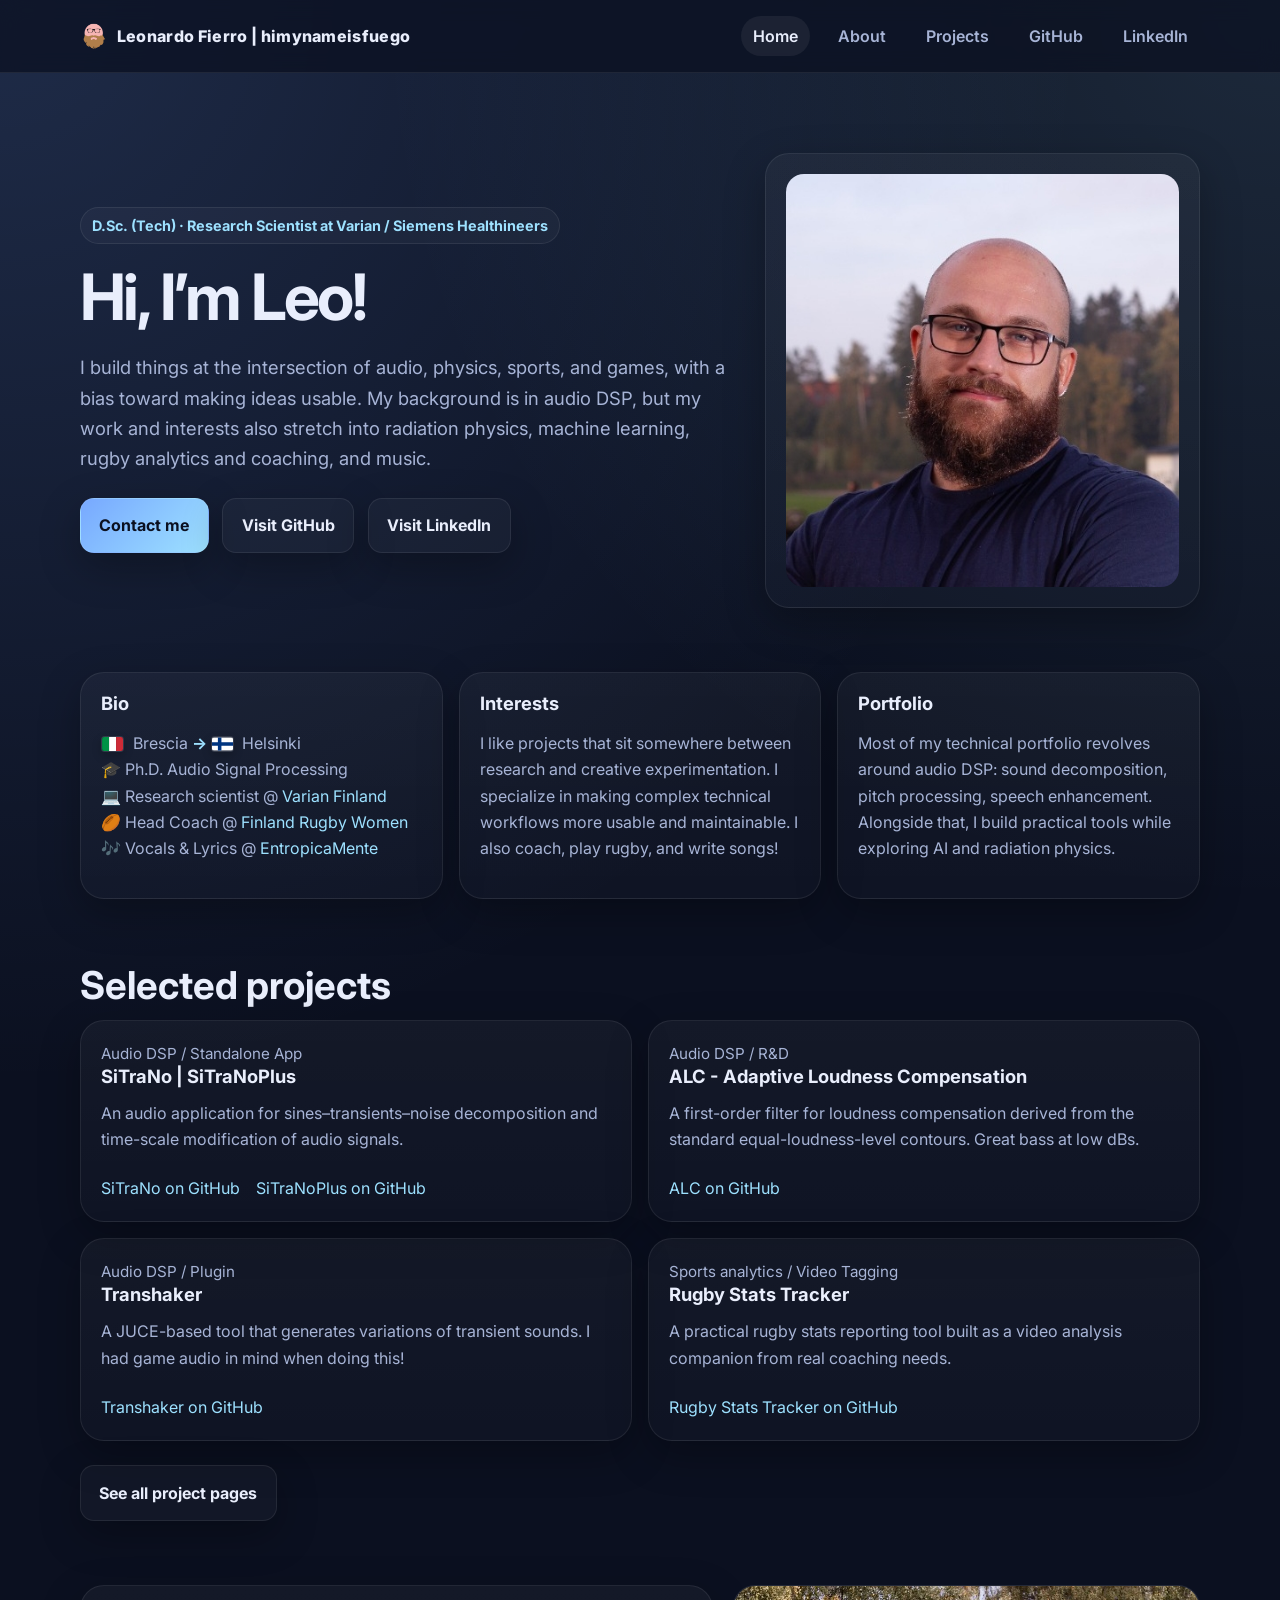
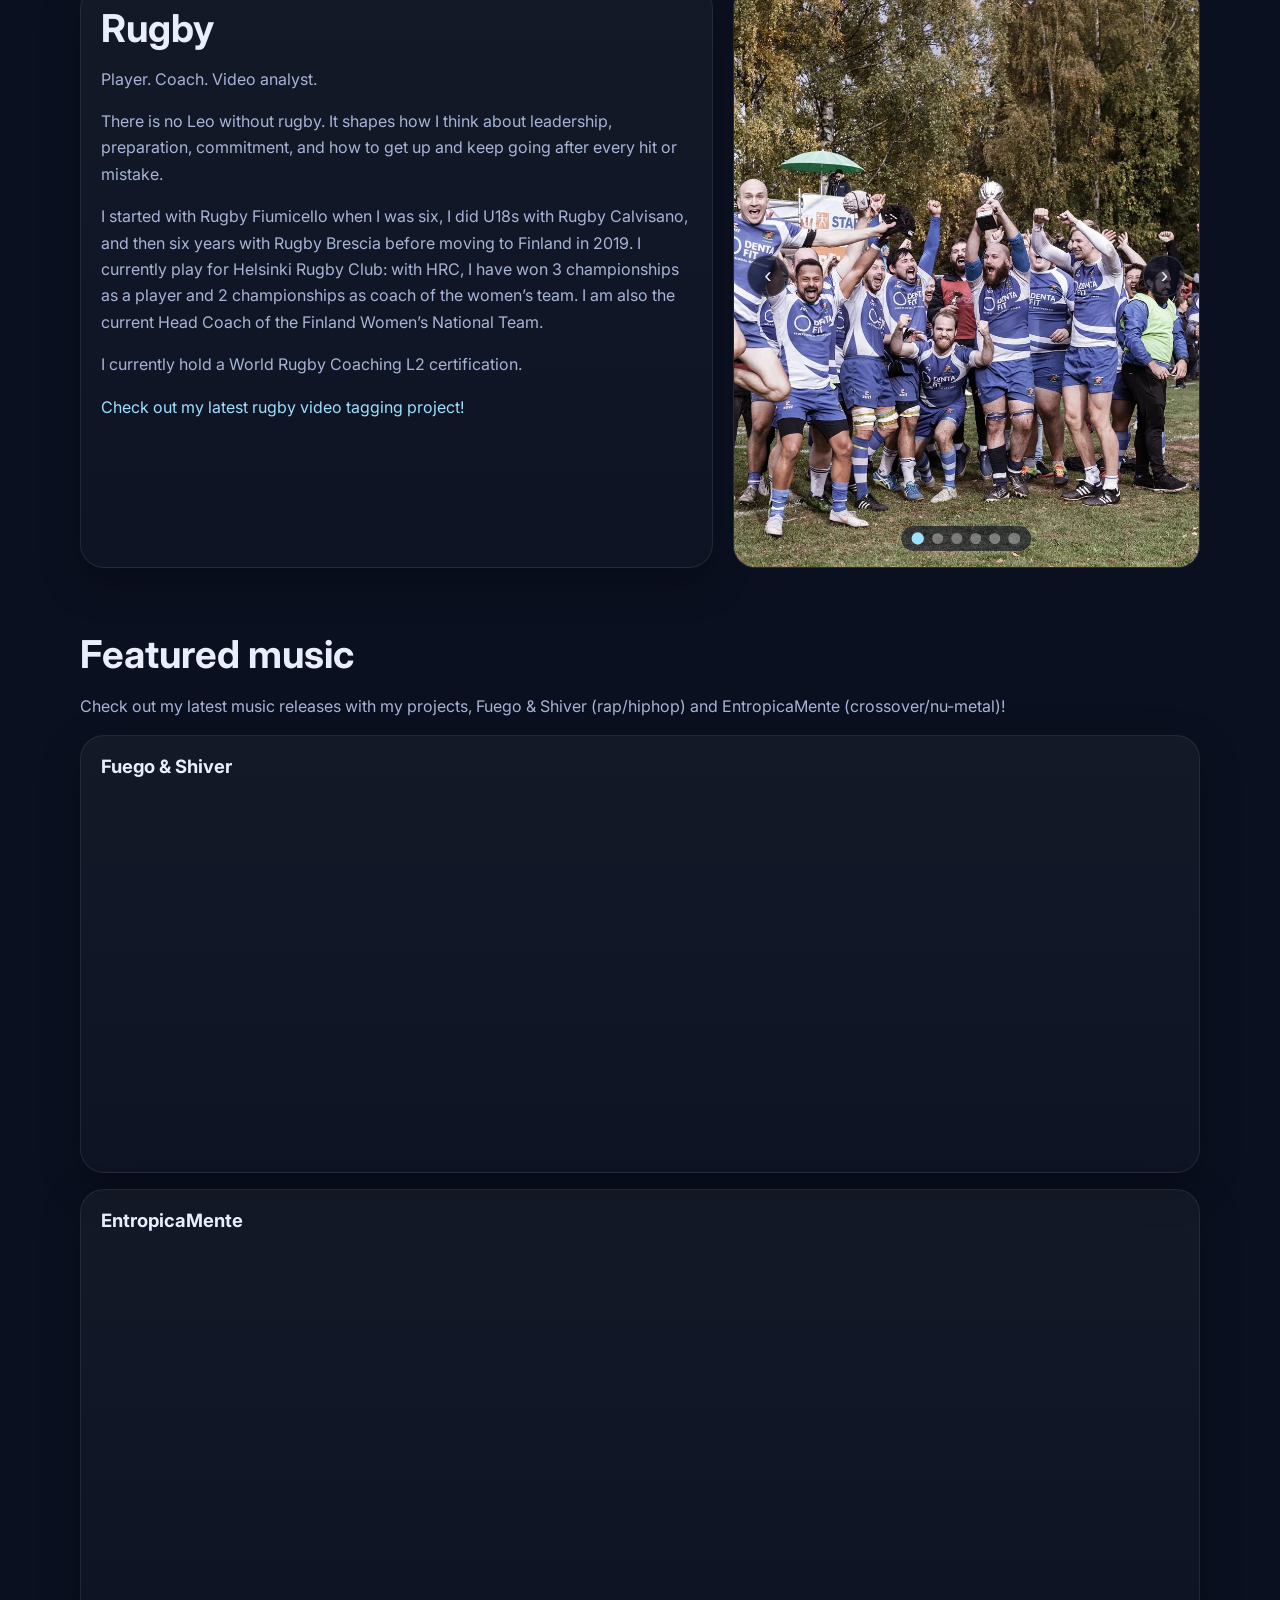
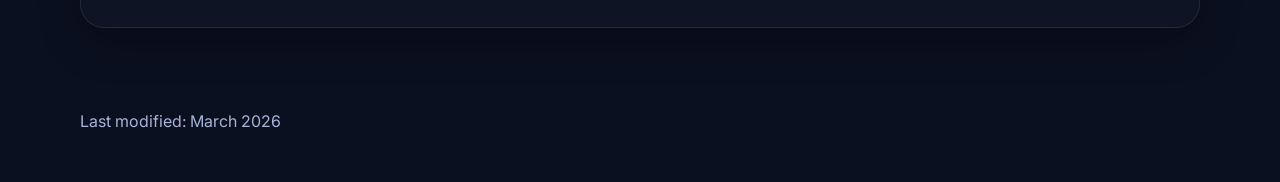
<file: index.html>
<!DOCTYPE html>
<html lang="en">
<head>
  <meta charset="UTF-8" />
  <meta name="viewport" content="width=device-width, initial-scale=1.0" />
  <title>Leonardo Fierro | Home</title>
  <meta name="description" content="Portfolio site for Leonardo Fierro, featuring audio DSP, software tools, music, rugby, ML, and side projects." />
  <link rel="preconnect" href="https://fonts.googleapis.com">
  <link rel="preconnect" href="https://fonts.gstatic.com" crossorigin>
  <link href="https://fonts.googleapis.com/css2?family=Inter:wght@400;500;600;700;800&display=swap" rel="stylesheet">
  <link rel="stylesheet" href="style.css?v=20260321-1" />
  <style>
    .brand{display:inline-flex;align-items:center;gap:.55rem;text-decoration:none;}
    .brand-icon{width:28px;height:28px;object-fit:contain;display:block;}
  </style>
</head>
<body>

<header class="site-header">
  <div class="container nav">
    <a class="brand" href="index.html">
      <img src="assets/Leo_Icon.png" alt="Leo icon" class="brand-icon" />
      <span>Leonardo Fierro | himynameisfuego</span>
    </a>
    <nav class="nav-links">
      <a class="active" href="index.html">Home</a>
      <a href="about.html">About</a>
      <a href="projects.html">Projects</a>
      <a href="https://github.com/himynameisfuego">GitHub</a>
      <a href="https://www.linkedin.com/in/leonardo-fierro">LinkedIn</a>
    </nav>
  </div>
</header>

<main>
  <section class="hero">
    <div class="container hero-grid hero-grid-profile">
      <div>
        <span class="kicker">D.Sc. (Tech) · Research Scientist at Varian / Siemens Healthineers </span>
        <p>   </p>
        <h1>Hi, I’m Leo!</h1>
        <p class="lead">I build things at the intersection of audio, physics, sports, and games, with a bias toward making ideas usable. My background is in audio DSP, but my work and interests also stretch into radiation physics, machine learning, rugby analytics and coaching, and music.</p>
        <div class="actions">
          <a class="button primary" href="mailto:lrd.fierro@gmail.com">Contact me</a>
          <a class="button secondary" href="https://github.com/himynameisfuego">Visit GitHub</a>
          <a class="button secondary" href="https://www.linkedin.com/in/leonardo-fierro">Visit LinkedIn</a>
        </div>
      </div>

      <aside class="card photo-card">
        <div class="photo-placeholder">
          <img src="assets/Leo_Portrait.jpeg" alt="Portrait" class="profile-photo" />
        </div>
      </aside>
    </div>
  </section>

  <section class="section">
    <div class="container grid-3">
      <article class="card">
        <h3>Bio</h3>
        <p><span class="flag-badge" aria-label="Italy">
          <svg viewBox="0 0 3 2" role="img" aria-hidden="true">
            <rect width="1" height="2" x="0" fill="#009246"></rect>
            <rect width="1" height="2" x="1" fill="#ffffff"></rect>
            <rect width="1" height="2" x="2" fill="#ce2b37"></rect>
          </svg>
        </span> Brescia <span class="bio-arrow" aria-hidden="true">→</span> <span class="flag-badge" aria-label="Finland">
          <svg viewBox="0 0 18 11" role="img" aria-hidden="true">
            <rect width="18" height="11" fill="#ffffff"></rect>
            <rect x="5" width="3" height="11" fill="#003580"></rect>
            <rect y="4" width="18" height="3" fill="#003580"></rect>
          </svg>
        </span> Helsinki<br>
        🎓 Ph.D. Audio Signal Processing<br>
        💻 Research scientist @ <a href="https://instagram.com/varian_finland">Varian Finland</a><br>
        🏉 Head Coach @ <a href="https://instagram.com/finrugby15s">Finland Rugby Women</a><br>
        🎶 Vocals & Lyrics @ <a href="https://instagram.com/entropicamentegang">EntropicaMente</a></p>
      </article>
      <article class="card">
        <h3>Interests</h3>
        <p> I like projects that sit somewhere between research and creative experimentation. I specialize in making complex technical workflows more usable and maintainable. I also coach, play rugby, and write songs!</p>
      </article>
      <article class="card">
        <h3>Portfolio</h3>
        <p>Most of my technical portfolio revolves around audio DSP: sound decomposition, pitch processing, speech enhancement. Alongside that, I build practical tools while exploring AI and radiation physics. </p>
      </article>
    </div>
  </section>

 <section class="section">
    <div class="container">
      <h2>Selected projects</h2>
      <div class="project-grid">
        <article class="card project-card">
          <div>
            <div class="small">Audio DSP / Standalone App</div>
            <h3>SiTraNo | SiTraNoPlus</h3>
            <p>An audio application for sines–transients–noise decomposition and time-scale modification of audio signals.</p>
          </div>
          <div class="footer-links">
            <a href="https://github.com/himynameisfuego/SiTraNo">SiTraNo on GitHub</a>
            <a href="https://github.com/himynameisfuego/SiTraNoPlus">SiTraNoPlus on GitHub</a>
          </div>
        </article>

        <article class="card project-card">
          <div>
            <div class="small">Audio DSP / R&D</div>
            <h3>ALC - Adaptive Loudness Compensation</h3>
            <p>A first-order filter for loudness compensation derived from the standard equal-loudness-level contours. Great bass at low dBs.</p>
          </div>
          <div class="footer-links">
            <a href="https://github.com/himynameisfuego/ALC">ALC on GitHub</a>
          </div>
        </article>
        <article class="card project-card">
          <div>
            <div class="small">Audio DSP / Plugin</div>
            <h3>Transhaker</h3>
            <p>A JUCE-based tool that generates variations of transient sounds. I had game audio in mind when doing this!</p>
          </div>
          <div class="footer-links">
            <a href="https://github.com/himynameisfuego/transhaker">Transhaker on GitHub</a>
          </div>
        </article>
        <article class="card project-card">
          <div>
            <div class="small">Sports analytics / Video Tagging</div>
            <h3>Rugby Stats Tracker</h3>
            <p>A practical rugby stats reporting tool built as a video analysis companion from real coaching needs.</p>
          </div>
          <div class="footer-links">
            <a href="https://github.com/himynameisfuego/rugbystatstracker">Rugby Stats Tracker on GitHub</a>
          </div>
        </article>
      </div>
      <div class="actions">
        <a class="button secondary" href="projects.html">See all project pages</a>
      </div>
    </div>
  </section>

  <section class="section">
    <div class="container two-col">
      <article class="card">
        <h2>Rugby</h2>
        <p>Player. Coach. Video analyst.</p>
        <p>There is no Leo without rugby. It shapes how I think about leadership, preparation, commitment, and how to get up and keep going after every hit or mistake. </p>
        <p>I started with Rugby Fiumicello when I was six, I did U18s with Rugby Calvisano, and then six years with Rugby Brescia before moving to Finland in 2019. I currently play for Helsinki Rugby Club: with HRC, I have won 3 championships as a player and 2 championships as coach of the women’s team. I am also the current Head Coach of the Finland Women’s National Team.</p>
        <p>I currently hold a World Rugby Coaching L2 certification.</p>
        <p><a href="https://github.com/himynameisfuego/rugbystatstracker">Check out my latest rugby video tagging project!</a></p>
      </article>
      <article class="slideshow-card">
        <div class="image-carousel" data-carousel aria-label="Rugby slideshow">
          <div class="carousel-viewport">
            <img class="carousel-slide is-active" src="assets/rugbycarousel/rugby_carousel_0.jpg" alt="Rugby photo 1" />
            <img class="carousel-slide" src="assets/rugbycarousel/rugby_carousel_1.jpg" alt="Rugby photo 2" />
            <img class="carousel-slide" src="assets/rugbycarousel/rugby_carousel_2.jpg" alt="Rugby photo 3" />
            <img class="carousel-slide" src="assets/rugbycarousel/rugby_carousel_3.jpg" alt="Rugby photo 4" />
            <img class="carousel-slide" src="assets/rugbycarousel/rugby_carousel_4.jpg" alt="Rugby photo 5" />
            <img class="carousel-slide" src="assets/rugbycarousel/rugby_carousel_5.jpg" alt="Rugby photo 6" />
          </div>
          <button class="carousel-button prev" type="button" aria-label="Previous slide">&#8249;</button>
          <button class="carousel-button next" type="button" aria-label="Next slide">&#8250;</button>
          <div class="carousel-dots" aria-label="Select slide">
            <button class="carousel-dot is-active" type="button" aria-label="Show slide 1"></button>
            <button class="carousel-dot" type="button" aria-label="Show slide 2"></button>
            <button class="carousel-dot" type="button" aria-label="Show slide 3"></button>
            <button class="carousel-dot" type="button" aria-label="Show slide 4"></button>
            <button class="carousel-dot" type="button" aria-label="Show slide 5"></button>
            <button class="carousel-dot" type="button" aria-label="Show slide 6"></button>
          </div>
        </div>
      </article>
    </div>
  </section>

  <section class="section">
    <div class="container">
      <h2>Featured music</h2>
      <p>Check out my latest music releases with my projects, Fuego &amp; Shiver (rap/hiphop) and EntropicaMente (crossover/nu-metal)!</p>
      <div class="music-grid">
        <article class="card music-card">
          <h3>Fuego &amp; Shiver</h3>
          <div class="music-split">
            <div class="embed-panel">
              <div class="embed-shell">
                <iframe width="100%" height="352" style="border-radius:12px" src="https://open.spotify.com/embed/artist/7glxHQGzn2ToQAzg8unOnQ?utm_source=generator" width="100%" height="352" frameBorder="0" allowfullscreen="" allow="autoplay; clipboard-write; encrypted-media; fullscreen; picture-in-picture" loading="lazy"></iframe>
              </div>
            </div>
            <div class="embed-panel">
              <iframe width="100%" height="352"src="https://www.youtube.com/embed/sMtLFFxiB2U?si=kuXKdVcHOmnSJysK" title="YouTube video player" frameborder="0" allow="accelerometer; autoplay; clipboard-write; encrypted-media; gyroscope; picture-in-picture; web-share" referrerpolicy="strict-origin-when-cross-origin" allowfullscreen></iframe>
            </div>
          </div>
        </article>

        <article class="card music-card">
          <h3>EntropicaMente</h3>
          <div class="music-split">
            <div class="embed-panel">
              <div class="embed-shell">
                <iframe style="border-radius:12px" src="https://open.spotify.com/embed/artist/7eSi8KsNZN5KmfMypbUKiH?utm_source=generator" width="100%" height="352" frameBorder="0" allowfullscreen="" allow="autoplay; clipboard-write; encrypted-media; fullscreen; picture-in-picture" loading="lazy"></iframe>
              </div>
            </div>
            <div class="embed-panel">
              <iframe width="100%" height="352" src="https://www.youtube.com/embed/uacn_IPbS1g?si=yPles4wyiIvfH2qT" title="YouTube video player" frameborder="0" allow="accelerometer; autoplay; clipboard-write; encrypted-media; gyroscope; picture-in-picture; web-share" referrerpolicy="strict-origin-when-cross-origin" allowfullscreen></iframe>
            </div>
          </div>
        </article>
      </div>
    </div>
  </section>

 
</main>

<footer>
  <div class="container">
    <div>Last modified: March 2026</div>
  </div>
</footer>
<script>
  document.querySelectorAll("[data-carousel]").forEach((carousel) => {
    const slides = Array.from(carousel.querySelectorAll(".carousel-slide"));
    const dots = Array.from(carousel.querySelectorAll(".carousel-dot"));
    const prevButton = carousel.querySelector(".carousel-button.prev");
    const nextButton = carousel.querySelector(".carousel-button.next");
    let activeIndex = 0;
    let intervalId;

    const setSlide = (index) => {
      activeIndex = (index + slides.length) % slides.length;

      slides.forEach((slide, slideIndex) => {
        slide.classList.toggle("is-active", slideIndex === activeIndex);
      });

      dots.forEach((dot, dotIndex) => {
        const isActive = dotIndex === activeIndex;
        dot.classList.toggle("is-active", isActive);
        dot.setAttribute("aria-current", isActive ? "true" : "false");
      });
    };

    const startAutoplay = () => {
      clearInterval(intervalId);
      intervalId = window.setInterval(() => {
        setSlide(activeIndex + 1);
      }, 4500);
    };

    prevButton?.addEventListener("click", () => {
      setSlide(activeIndex - 1);
      startAutoplay();
    });

    nextButton?.addEventListener("click", () => {
      setSlide(activeIndex + 1);
      startAutoplay();
    });

    dots.forEach((dot, dotIndex) => {
      dot.addEventListener("click", () => {
        setSlide(dotIndex);
        startAutoplay();
      });
    });

    carousel.addEventListener("mouseenter", () => clearInterval(intervalId));
    carousel.addEventListener("mouseleave", startAutoplay);
    carousel.addEventListener("focusin", () => clearInterval(intervalId));
    carousel.addEventListener("focusout", startAutoplay);

    setSlide(0);
    startAutoplay();
  });
</script>
</body>
</html>
</file>
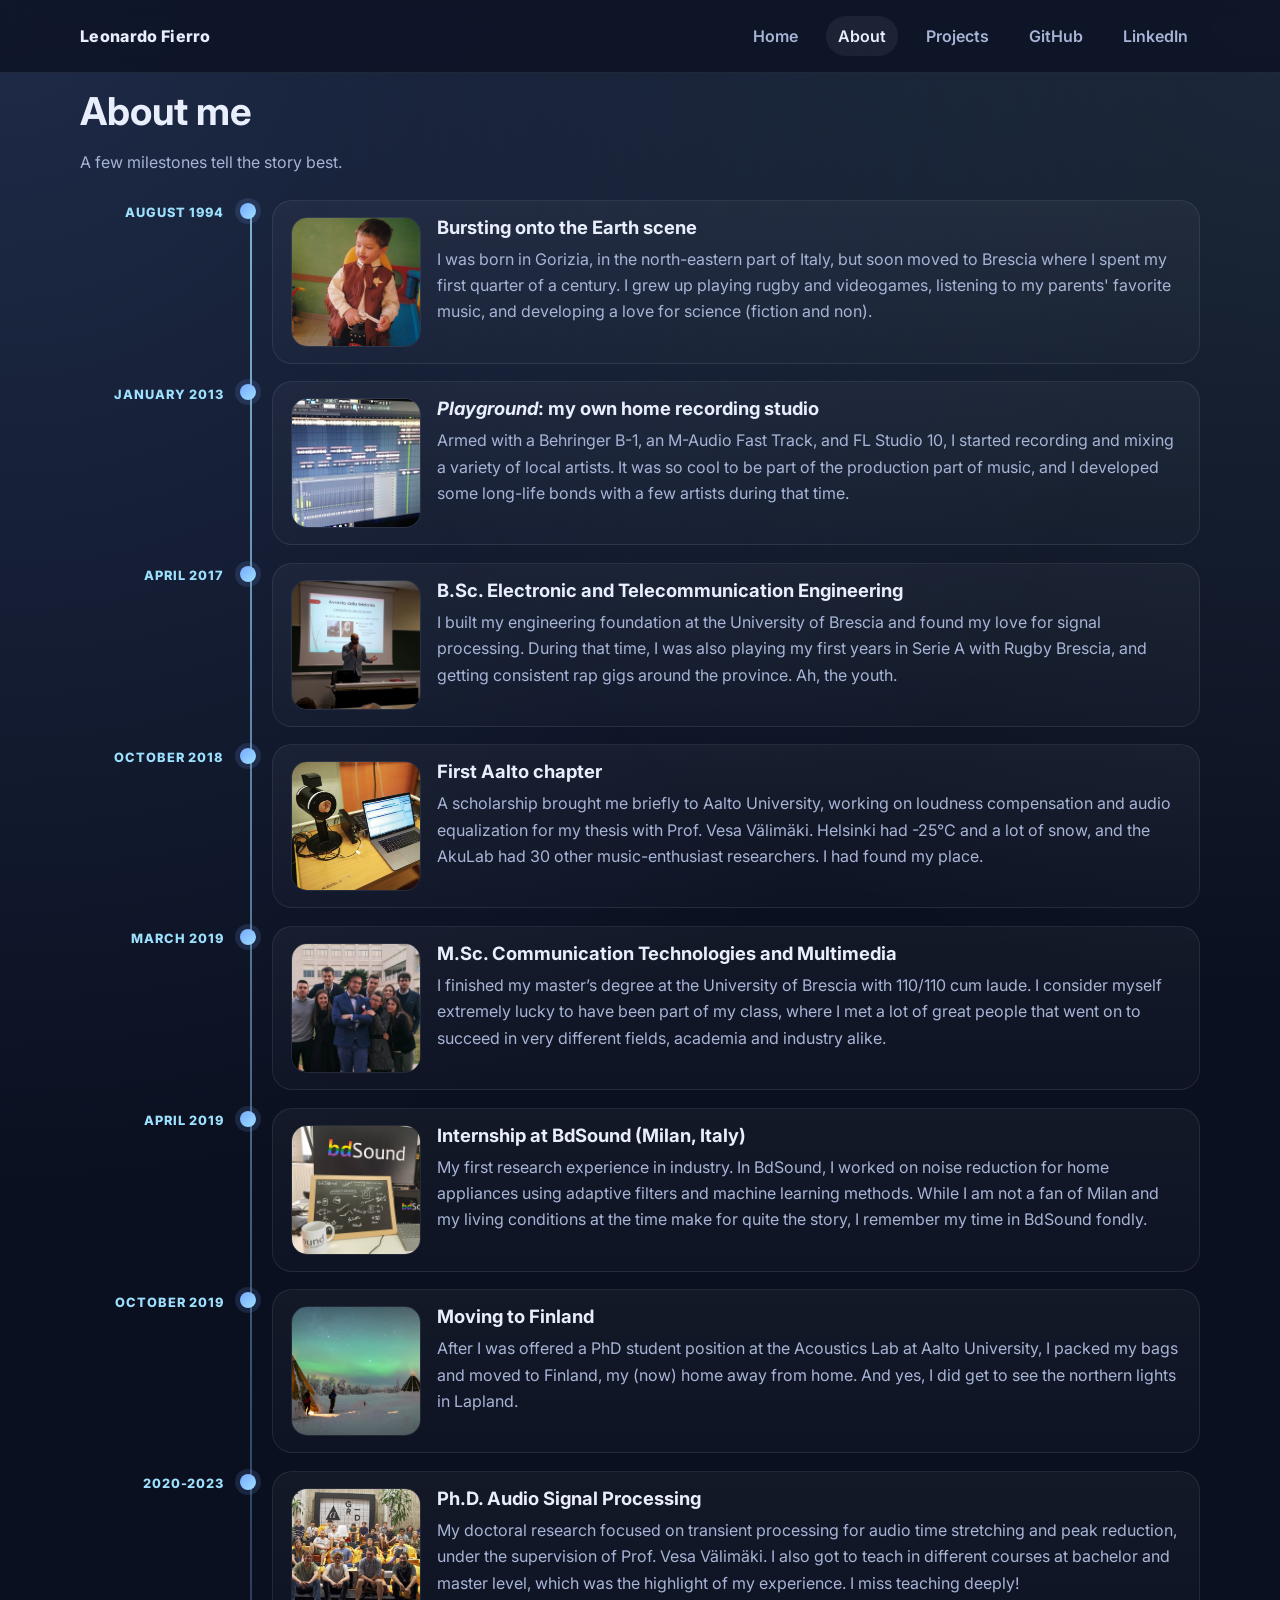
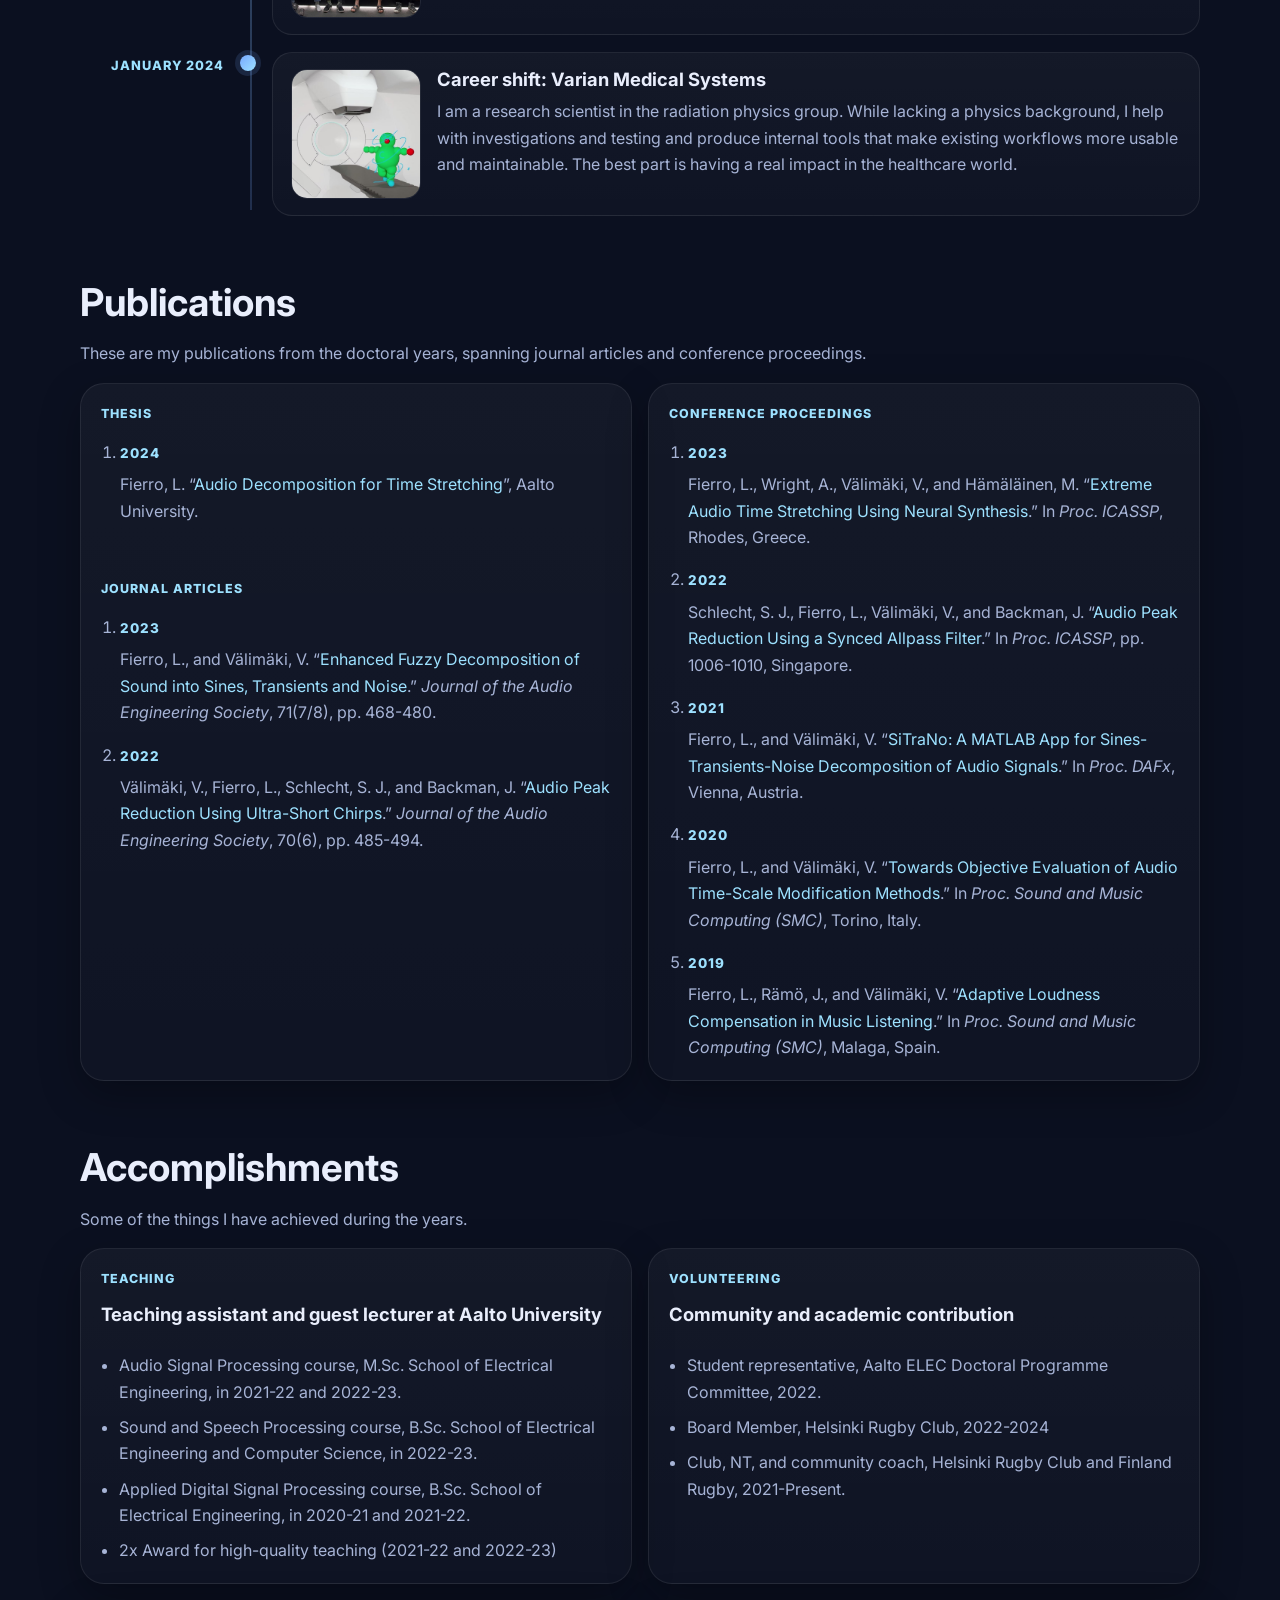
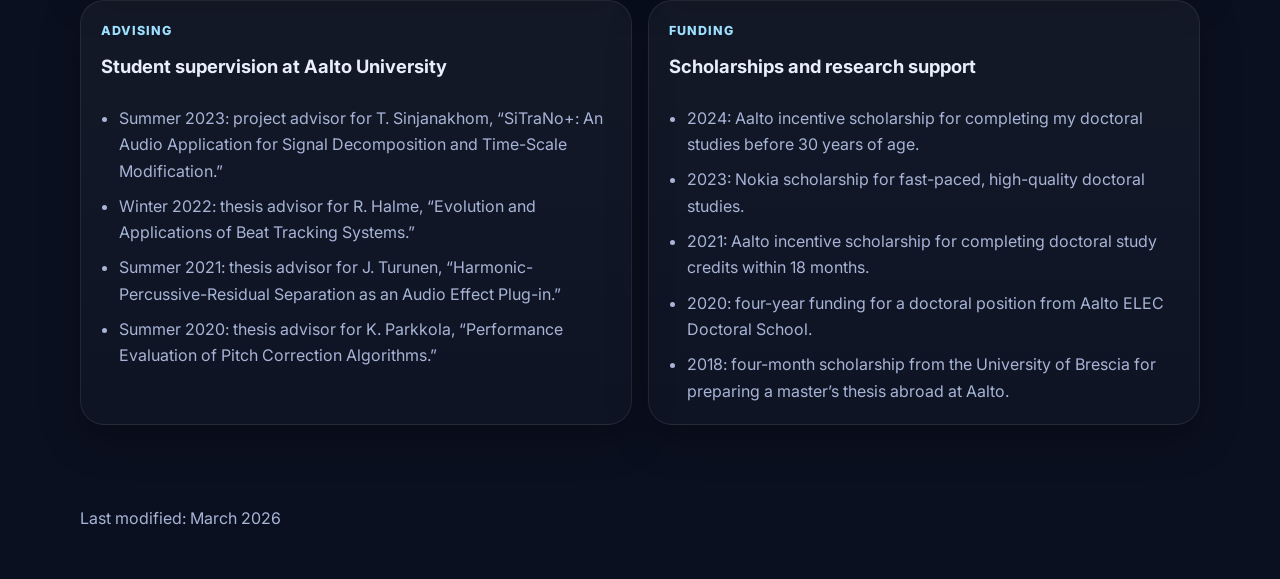
<file: about.html>
<!DOCTYPE html>
<html lang="en">
<head>
  <meta charset="UTF-8" />
  <meta name="viewport" content="width=device-width, initial-scale=1.0" />
  <title>Leonardo Fierro | About</title>
  <meta name="description" content="About Leonardo Fierro: audio DSP researcher, engineer, teacher, rugby coach, and musician." />
  <link rel="preconnect" href="https://fonts.googleapis.com">
  <link rel="preconnect" href="https://fonts.gstatic.com" crossorigin>
  <link href="https://fonts.googleapis.com/css2?family=Inter:wght@400;500;600;700;800&display=swap" rel="stylesheet">
  <link rel="stylesheet" href="style.css?v=20260321-1" />
</head>
<body>

<header class="site-header">
  <div class="container nav">
    <a class="brand" href="index.html">Leonardo Fierro</a>
    <nav class="nav-links">
      <a href="index.html">Home</a>
      <a class="active" href="about.html">About</a>
      <a href="projects.html">Projects</a>
      <a href="https://github.com/himynameisfuego">GitHub</a>
      <a href="https://www.linkedin.com/in/leonardo-fierro">LinkedIn</a>
    </nav>
  </div>
</header>

<main>
  <section class="section">
    <div class="container">
      <h2>About me</h2>
      <p>A few milestones tell the story best.</p>

      <div class="timeline">
        <article class="timeline-item">
          <div class="timeline-date">August 1994</div>
          <div class="timeline-marker"></div>
          <div class="timeline-card">
            <div class="timeline-card-layout">
              <img class="timeline-thumb" src="assets/timeline/young.jpg" alt="Young Leonardo Fierro" />
              <div>
                <h3>Bursting onto the Earth scene</h3>
                <p>I was born in Gorizia, in the north-eastern part of Italy, but soon moved to Brescia where I spent my first quarter of a century. I grew up playing rugby and videogames, listening to my parents' favorite music, and developing a love for science (fiction and non).</p>
              </div>
            </div>
          </div>
        </article>

        <article class="timeline-item">
          <div class="timeline-date">January 2013</div>
          <div class="timeline-marker"></div>
          <div class="timeline-card">
            <div class="timeline-card-layout">
              <img class="timeline-thumb" src="assets/timeline/playground.jpg" alt="PlayGround Studio" />
              <div>
                <h3><i>Playground</i>: my own home recording studio</h3>
                <p>Armed with a Behringer B-1, an M-Audio Fast Track, and FL Studio 10, I started recording and mixing a variety of local artists. It was so cool to be part of the production part of music, and I developed some long-life bonds with a few artists during that time.</p>
              </div>
            </div>
          </div>
        </article>

        <article class="timeline-item">
          <div class="timeline-date">April 2017</div>
          <div class="timeline-marker"></div>
          <div class="timeline-card">
            <div class="timeline-card-layout">
              <img class="timeline-thumb" src="assets/timeline/bsc.jpg" alt="B.Sc. graduate" />
              <div>
                <h3>B.Sc. Electronic and Telecommunication Engineering</h3>
                <p>I built my engineering foundation at the University of Brescia and found my love for signal processing. During that time, I was also playing my first years in Serie A with Rugby Brescia, and getting consistent rap gigs around the province. Ah, the youth.</p>
              </div>
            </div>
          </div>
        </article>

        <article class="timeline-item">
          <div class="timeline-date">October 2018</div>
          <div class="timeline-marker"></div>
          <div class="timeline-card">
            <div class="timeline-card-layout">
              <img class="timeline-thumb" src="assets/timeline/thesis.jpg" alt="Thesis" />
              <div>
                <h3>First Aalto chapter</h3>
                <p>A scholarship brought me briefly to Aalto University, working on loudness compensation and audio equalization for my thesis with Prof. Vesa Välimäki. Helsinki had -25°C and a lot of snow, and the AkuLab had 30 other music-enthusiast researchers. I had found my place. </p>
              </div>
            </div>
          </div>
        </article>

        <article class="timeline-item">
          <div class="timeline-date">March 2019</div>
          <div class="timeline-marker"></div>
          <div class="timeline-card">
            <div class="timeline-card-layout">
              <img class="timeline-thumb" src="assets/timeline/msc.jpg" alt="M.Sc. graduate" />
              <div>
                <h3>M.Sc. Communication Technologies and Multimedia</h3>
                <p>I finished my master’s degree at the University of Brescia with 110/110 cum laude. I consider myself extremely lucky to have been part of my class, where I met a lot of great people that went on to succeed in very different fields, academia and industry alike. </p>
              </div>
            </div>
          </div>
        </article>

        <article class="timeline-item">
          <div class="timeline-date">April 2019</div>
          <div class="timeline-marker"></div>
          <div class="timeline-card">
            <div class="timeline-card-layout">
              <img class="timeline-thumb" src="assets/timeline/bdsound.jpg" alt="Bd Sound" />
              <div>
                <h3>Internship at BdSound (Milan, Italy)</h3>
                <p>My first research experience in industry. In BdSound, I worked on noise reduction for home appliances using adaptive filters and machine learning methods. While I am not a fan of Milan and my living conditions at the time make for quite the story, I remember my time in BdSound fondly.</p>
              </div>
            </div>
          </div>
        </article>

        <article class="timeline-item">
          <div class="timeline-date">October 2019</div>
          <div class="timeline-marker"></div>
          <div class="timeline-card">
            <div class="timeline-card-layout">
              <img class="timeline-thumb" src="assets/timeline/finland.jpg" alt="Finland" />
              <div>
                <h3>Moving to Finland</h3>
                <p>After I was offered a PhD student position at the Acoustics Lab at Aalto University, I packed my bags and moved to Finland, my (now) home away from home. And yes, I did get to see the northern lights in Lapland.</p>
              </div>
            </div>
          </div>
        </article>

        <article class="timeline-item">
          <div class="timeline-date">2020-2023</div>
          <div class="timeline-marker"></div>
          <div class="timeline-card">
            <div class="timeline-card-layout">
              <img class="timeline-thumb" src="assets/timeline/aalto.jpg" alt="Aalto" />
              <div>
                <h3>Ph.D. Audio Signal Processing</h3>
                <p>My doctoral research focused on transient processing for audio time stretching and peak reduction, under the supervision of Prof. Vesa V&auml;lim&auml;ki. I also got to teach in different courses at bachelor and master level, which was the highlight of my experience. I miss teaching deeply!</p>
              </div>
            </div>
          </div>
        </article>

        <article class="timeline-item">
          <div class="timeline-date">January 2024</div>
          <div class="timeline-marker"></div>
          <div class="timeline-card">
            <div class="timeline-card-layout">
              <img class="timeline-thumb" src="assets/timeline/varian.jpg" alt="Varian" />
              <div>
                <h3>Career shift: Varian Medical Systems</h3>
                <p>I am a research scientist in the radiation physics group. While lacking a physics background, I help with investigations and testing and produce internal tools that make existing workflows more usable and maintainable. The best part is having a real impact in the healthcare world.</p>
              </div>
            </div>
          </div>
        </article>



      </div>
    </div>
  </section>

  <section class="section">
    <div class="container">
      <h2>Publications</h2>
      <p>These are my publications from the doctoral years, spanning journal articles and conference proceedings.</p>

      <div class="publication-grid">
        <article class="card publication-card">
          <div class="eyebrow">Thesis</div>
          <ol class="publication-list">
            <li>
              <span class="publication-year">2024</span>
              <p>Fierro, L. “<a href="https://aaltodoc.aalto.fi/items/f63763f5-9503-451d-9533-c57930afa5ad">Audio Decomposition for Time Stretching</a>”, Aalto University.</p>
            </li>
          </ol>
          <br>
          <div class="eyebrow">Journal articles</div>
          <ol class="publication-list">
            <li>
              <span class="publication-year">2023</span>
              <p>Fierro, L., and V&auml;lim&auml;ki, V. “<a href="https://aaltodoc.aalto.fi/items/fd8e74a0-21e3-4790-a929-b1d2633c59f1">Enhanced Fuzzy Decomposition of Sound into Sines, Transients and Noise</a>.” <em>Journal of the Audio Engineering Society</em>, 71(7/8), pp. 468-480.</p>
            </li>
            <li>
              <span class="publication-year">2022</span>
              <p>V&auml;lim&auml;ki, V., Fierro, L., Schlecht, S. J., and Backman, J. “<a href="https://secure.aes.org/forum/pubs/journal/?elib=21801">Audio Peak Reduction Using Ultra-Short Chirps</a>.” <em>Journal of the Audio Engineering Society</em>, 70(6), pp. 485-494.</p>
            </li>
          </ol>
        </article>

        <article class="card publication-card">
          <div class="eyebrow">Conference proceedings</div>
          <ol class="publication-list">
            <li>
              <span class="publication-year">2023</span>
              <p>Fierro, L., Wright, A., V&auml;lim&auml;ki, V., and H&auml;m&auml;l&auml;inen, M. “<a href="https://ieeexplore.ieee.org/document/10094738">Extreme Audio Time Stretching Using Neural Synthesis</a>.” In <em>Proc. ICASSP</em>, Rhodes, Greece.</p>
            </li>
            <li>
              <span class="publication-year">2022</span>
              <p>Schlecht, S. J., Fierro, L., V&auml;lim&auml;ki, V., and Backman, J. “<a href="https://ieeexplore.ieee.org/document/9747877">Audio Peak Reduction Using a Synced Allpass Filter</a>.” In <em>Proc. ICASSP</em>, pp. 1006-1010, Singapore.</p>
            </li>
            <li>
              <span class="publication-year">2021</span>
              <p>Fierro, L., and V&auml;lim&auml;ki, V. “<a href="https://ieeexplore.ieee.org/document/9768212">SiTraNo: A MATLAB App for Sines-Transients-Noise Decomposition of Audio Signals</a>.” In <em>Proc. DAFx</em>, Vienna, Austria.</p>
            </li>
            <li>
              <span class="publication-year">2020</span>
              <p>Fierro, L., and V&auml;lim&auml;ki, V. “<a href="https://aaltodoc.aalto.fi/items/87635862-3631-4f6e-9a05-bff94be59221">Towards Objective Evaluation of Audio Time-Scale Modification Methods</a>.” In <em>Proc. Sound and Music Computing (SMC)</em>, Torino, Italy.</p>
            </li>
            <li>
              <span class="publication-year">2019</span>
              <p>Fierro, L., R&auml;m&ouml;, J., and V&auml;lim&auml;ki, V. “<a href="https://aaltodoc.aalto.fi/items/cc5c06bc-f0ca-4f07-8639-3996eebdca4a">Adaptive Loudness Compensation in Music Listening</a>.” In <em>Proc. Sound and Music Computing (SMC)</em>, Malaga, Spain.</p>
            </li>
          </ol>
        </article>
      </div>
    </div>
  </section>

  <section class="section">
    <div class="container">
      <h2>Accomplishments</h2>
      <p>Some of the things I have achieved during the years.</p>

      <div class="highlight-grid">
        <article class="card highlight-card">
          <div class="eyebrow">Teaching</div>
          <h3>Teaching assistant and guest lecturer at Aalto University</h3>
          <ul class="clean">
            <li>Audio Signal Processing course, M.Sc. School of Electrical Engineering, in 2021-22 and 2022-23.</li>
            <li>Sound and Speech Processing course, B.Sc. School of Electrical Engineering and Computer Science, in 2022-23.</li>
            <li>Applied Digital Signal Processing course, B.Sc. School of Electrical Engineering, in 2020-21 and 2021-22.</li>
            <li>2x Award for high-quality teaching (2021-22 and 2022-23) </li>
          </ul>
        </article>

        <article class="card highlight-card">
          <div class="eyebrow">Volunteering</div>
          <h3>Community and academic contribution</h3>
          <ul class="clean">
            <li>Student representative, Aalto ELEC Doctoral Programme Committee, 2022.</li>
            <li>Board Member, Helsinki Rugby Club, 2022-2024</li>
            <li>Club, NT, and community coach, Helsinki Rugby Club and Finland Rugby, 2021-Present.</li>
          </ul>
        </article>

        <article class="card highlight-card">
          <div class="eyebrow">Advising</div>
          <h3>Student supervision at Aalto University</h3>
          <ul class="clean">
            <li>Summer 2023: project advisor for T. Sinjanakhom, “SiTraNo+: An Audio Application for Signal Decomposition and Time-Scale Modification.”</li>
            <li>Winter 2022: thesis advisor for R. Halme, “Evolution and Applications of Beat Tracking Systems.”</li>
            <li>Summer 2021: thesis advisor for J. Turunen, “Harmonic-Percussive-Residual Separation as an Audio Effect Plug-in.”</li>
            <li>Summer 2020: thesis advisor for K. Parkkola, “Performance Evaluation of Pitch Correction Algorithms.”</li>
          </ul>
        </article>

        <article class="card highlight-card">
          <div class="eyebrow">Funding</div>
          <h3>Scholarships and research support</h3>
          <ul class="clean">
            <li>2024: Aalto incentive scholarship for completing my doctoral studies before 30 years of age.</li>
            <li>2023: Nokia scholarship for fast-paced, high-quality doctoral studies.</li>
            <li>2021: Aalto incentive scholarship for completing doctoral study credits within 18 months.</li>
            <li>2020: four-year funding for a doctoral position from Aalto ELEC Doctoral School.</li>
            <li>2018: four-month scholarship from the University of Brescia for preparing a master’s thesis abroad at Aalto.</li>
          </ul>
        </article>
      </div>
    </div>
  </section>
</main>

<footer>
  <div class="container">
    <div>Last modified: March 2026</div>
  </div>
</footer>
</body>
</html>
</file>
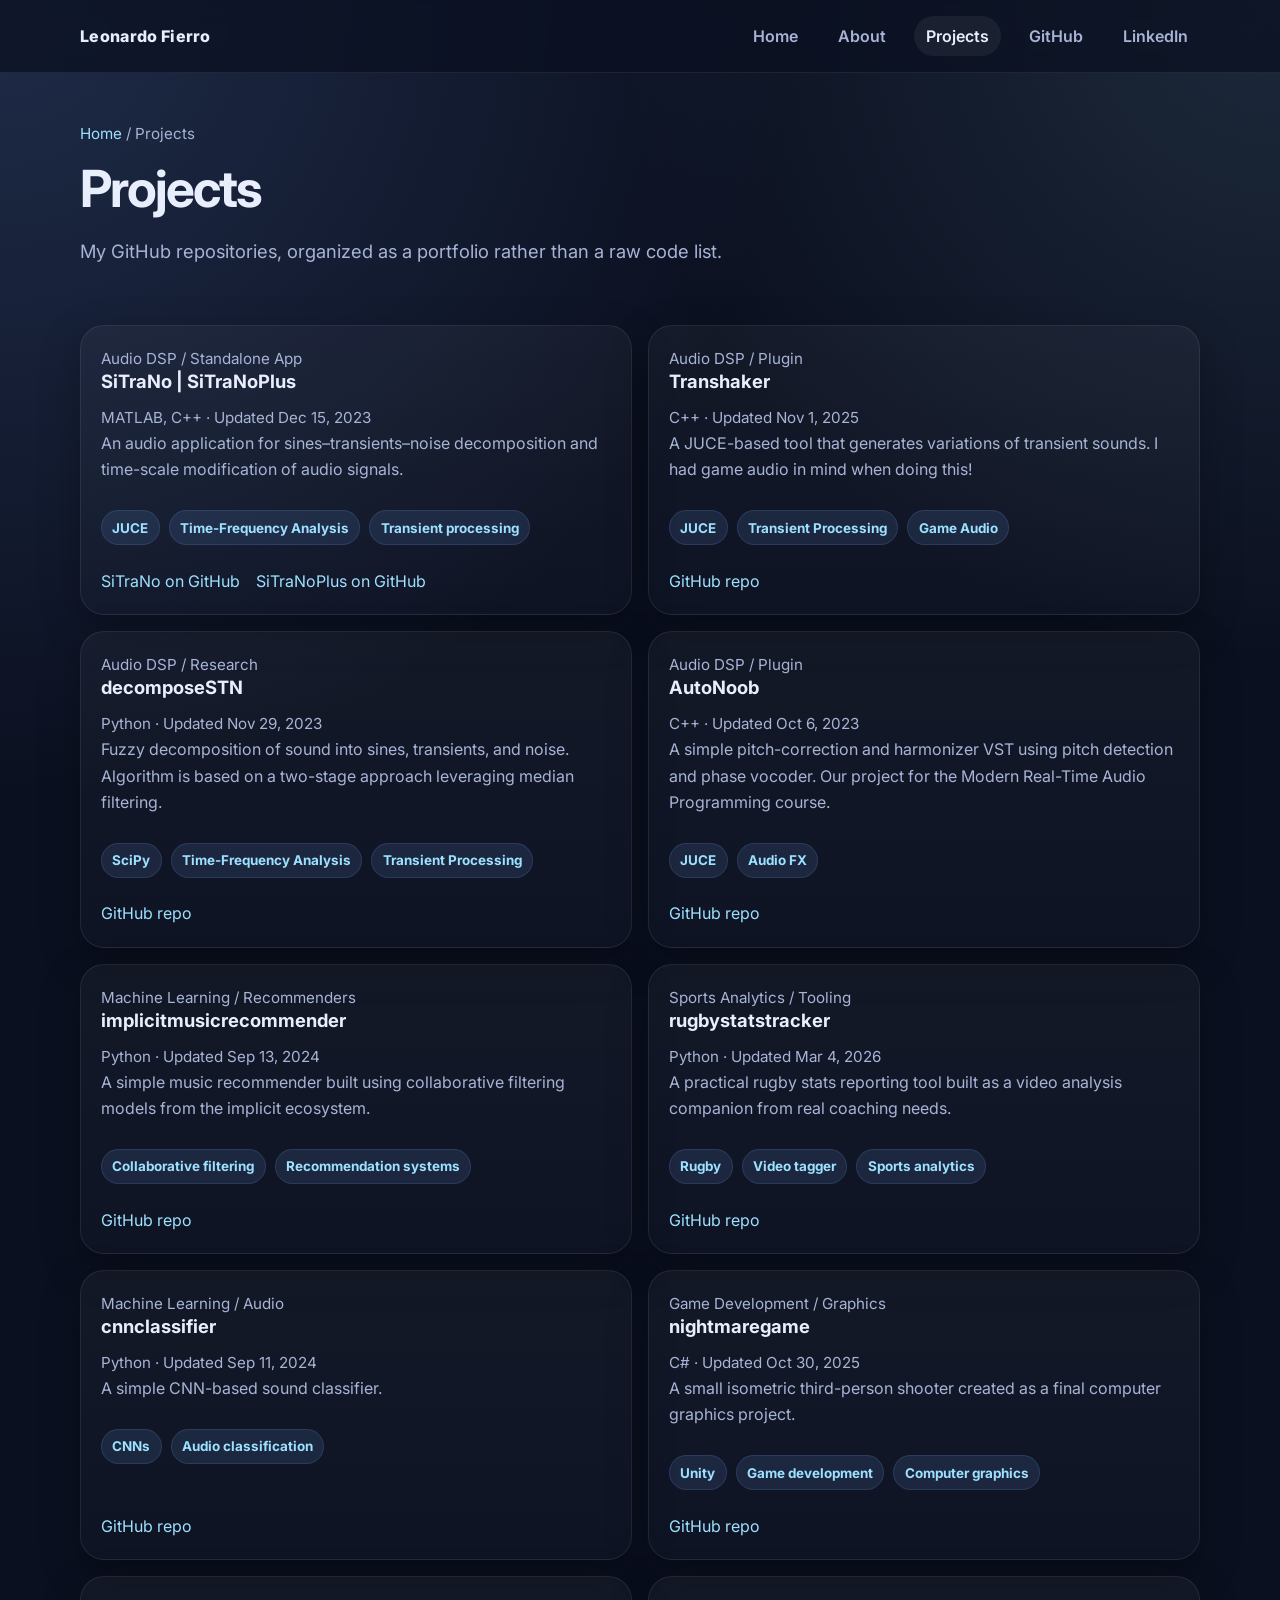
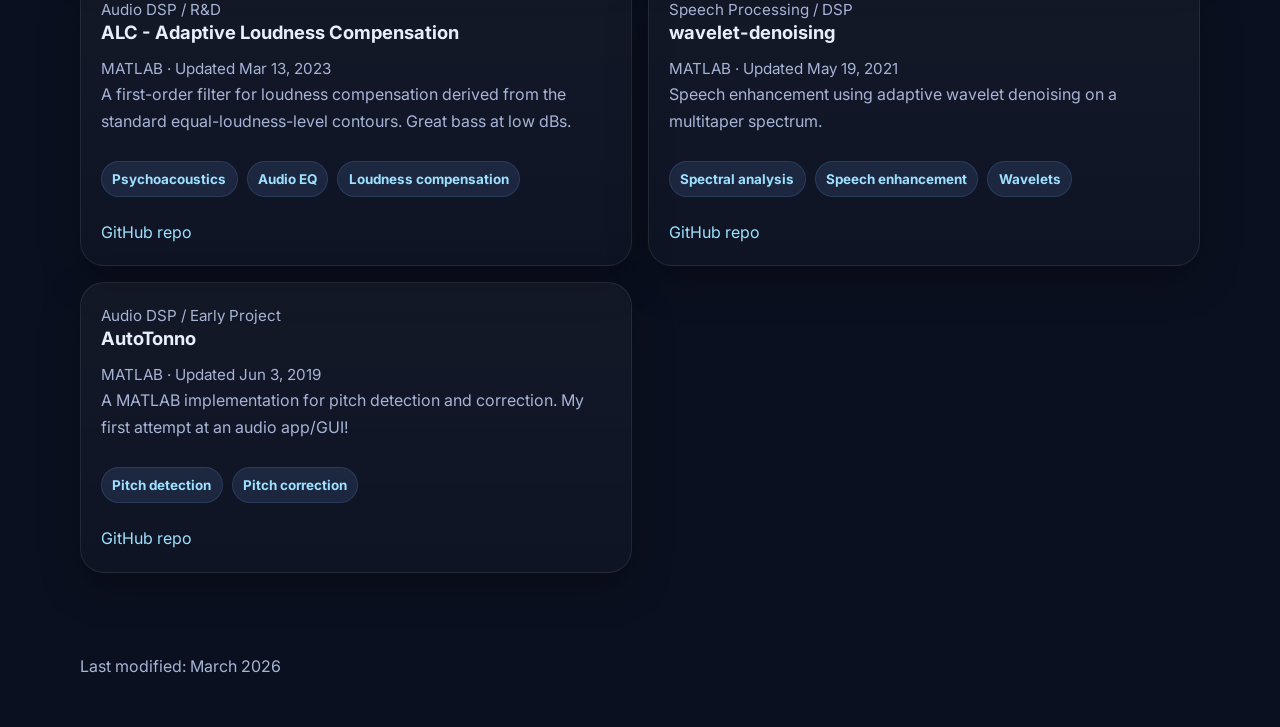
<file: projects.html>
<!DOCTYPE html>
<html lang="en">
<head>
  <meta charset="UTF-8" />
  <meta name="viewport" content="width=device-width, initial-scale=1.0" />
  <title>Leonardo Fierro | Projects</title>
  <meta name="description" content="Portfolio site for Leonardo Fierro, featuring audio DSP, software tools, ML, sports analytics, and side projects." />
  <link rel="preconnect" href="https://fonts.googleapis.com">
  <link rel="preconnect" href="https://fonts.gstatic.com" crossorigin>
  <link href="https://fonts.googleapis.com/css2?family=Inter:wght@400;500;600;700;800&display=swap" rel="stylesheet">
  <link rel="stylesheet" href="style.css?v=20260321-1" />
</head>
<body>

<header class="site-header">
  <div class="container nav">
    <a class="brand" href="index.html">Leonardo Fierro</a>
    <nav class="nav-links">
      <a class="" href="index.html">Home</a>
      <a href="about.html">About</a>
      <a class="active" href="projects.html">Projects</a>
      <a href="https://github.com/himynameisfuego">GitHub</a>
      <a href="https://www.linkedin.com/in/leonardo-fierro">LinkedIn</a>
    </nav>
  </div>
</header>

<main>
  <section class="page-hero">
    <div class="container">
      <div class="breadcrumbs"><a href="index.html">Home</a> / Projects</div>
      <h1>Projects</h1>
      <p class="lead">My GitHub repositories, organized as a portfolio rather than a raw code list.</p>
    </div>
  </section>
  <section class="section">
    <div class="container project-grid">
      <article class="card project-card">
      <div>
        <div>
            <div class="small">Audio DSP / Standalone App</div>
            <h3>SiTraNo | SiTraNoPlus</h3>
            <div class="meta">MATLAB, C++ · Updated Dec 15, 2023</div>
            <p>An audio application for sines–transients–noise decomposition and time-scale modification of audio signals.</p>
        </div>
      </div>
      <div class="badges"><span class="badge">JUCE</span><span class="badge">Time-Frequency Analysis</span><span class="badge">Transient processing</span></div>
      <div class="footer-links">
            <a href="https://github.com/himynameisfuego/SiTraNo">SiTraNo on GitHub</a>
            <a href="https://github.com/himynameisfuego/SiTraNoPlus">SiTraNoPlus on GitHub</a>
      </div>
    </article>
    <article class="card project-card">
      <div>
        <div class="small">Audio DSP / Plugin</div>
        <h3>Transhaker</h3>
        <div class="meta">C++ · Updated Nov 1, 2025</div>
        <p>A JUCE-based tool that generates variations of transient sounds. I had game audio in mind when doing this!</p>
      </div>
      <div class="badges"><span class="badge">JUCE</span><span class="badge">Transient Processing</span><span class="badge">Game Audio</span></div>
      <div class="footer-links">
        <a href="https://github.com/himynameisfuego/transhaker">GitHub repo</a>
      </div>
    </article><article class="card project-card">
      <div>
        <div class="small">Audio DSP / Research </div>
        <h3>decomposeSTN</h3>
        <div class="meta">Python · Updated Nov 29, 2023</div>
        <p>Fuzzy decomposition of sound into sines, transients, and noise. Algorithm is based on a two-stage approach leveraging median filtering.</p>
      </div>
      <div class="badges"><span class="badge">SciPy</span><span class="badge">Time-Frequency Analysis</span><span class="badge">Transient Processing</span></div>
      <div class="footer-links">
        <a href="https://github.com/himynameisfuego/decomposeSTN">GitHub repo</a>
      </div>
    </article><article class="card project-card">
      <div>
        <div class="small">Audio DSP / Plugin </div>
        <h3>AutoNoob</h3>
        <div class="meta">C++ · Updated Oct 6, 2023</div>
        <p>A simple pitch-correction and harmonizer VST using pitch detection and phase vocoder. Our project for the Modern Real-Time Audio Programming course.</p>
      </div>
      <div class="badges"><span class="badge">JUCE</span><span class="badge">Audio FX</span></div>
      <div class="footer-links">
        <a href="https://github.com/himynameisfuego/AutoNoob">GitHub repo</a>
      </div>
    </article><article class="card project-card">
      <div>
        <div class="small">Machine Learning / Recommenders</div>
        <h3>implicitmusicrecommender</h3>
        <div class="meta">Python · Updated Sep 13, 2024</div>
        <p>A simple music recommender built using collaborative filtering models from the implicit ecosystem.</p>
      </div>
      <div class="badges"><span class="badge">Collaborative filtering</span><span class="badge">Recommendation systems</span></div>
      <div class="footer-links">
        <a href="https://github.com/himynameisfuego/implicitmusicrecommender">GitHub repo</a>
      </div>
    </article><article class="card project-card">
      <div>
        <div class="small">Sports Analytics / Tooling</div>
        <h3>rugbystatstracker</h3>
        <div class="meta">Python · Updated Mar 4, 2026</div>
        <p>A practical rugby stats reporting tool built as a video analysis companion from real coaching needs.</p>
      </div>
      <div class="badges"><span class="badge">Rugby</span><span class="badge">Video tagger</span><span class="badge">Sports analytics</span></div>
      <div class="footer-links">
        <a href="https://github.com/himynameisfuego/rugbystatstracker">GitHub repo</a>
      </div>
    </article><article class="card project-card">
      <div>
        <div class="small">Machine Learning / Audio</div>
        <h3>cnnclassifier</h3>
        <div class="meta">Python · Updated Sep 11, 2024</div>
        <p>A simple CNN-based sound classifier.</p>
      </div>
      <div class="badges"><span class="badge">CNNs</span><span class="badge">Audio classification</span></div>
      <div class="footer-links">
        <a href="https://github.com/himynameisfuego/cnnclassifier">GitHub repo</a>
      </div>
    </article><article class="card project-card">
      <div>
        <div class="small">Game Development / Graphics</div>
        <h3>nightmaregame</h3>
        <div class="meta">C# · Updated Oct 30, 2025</div>
        <p>A small isometric third-person shooter created as a final computer graphics project.</p>
      </div>
      <div class="badges"><span class="badge">Unity</span><span class="badge">Game development</span><span class="badge">Computer graphics</span></div>
      <div class="footer-links">
        <a href="https://github.com/himynameisfuego/nightmaregame">GitHub repo</a>
      </div>
    </article><article class="card project-card">
      <div>
        <div class="small">Audio DSP / R&D</div>
        <h3>ALC - Adaptive Loudness Compensation</h3>
        <div class="meta">MATLAB · Updated Mar 13, 2023</div>
        <p>A first-order filter for loudness compensation derived from the standard equal-loudness-level contours. Great bass at low dBs.</p>
      </div>
      <div class="badges"><span class="badge">Psychoacoustics</span><span class="badge">Audio EQ</span><span class="badge">Loudness compensation</span></div>
      <div class="footer-links">
        <a href="https://github.com/himynameisfuego/ALC">GitHub repo</a>
      </div>
    </article><article class="card project-card">
      <div>
        <div class="small">Speech Processing / DSP</div>
        <h3>wavelet-denoising</h3>
        <div class="meta">MATLAB · Updated May 19, 2021</div>
        <p>Speech enhancement using adaptive wavelet denoising on a multitaper spectrum.</p>
      </div>
      <div class="badges"><span class="badge">Spectral analysis</span><span class="badge">Speech enhancement</span><span class="badge">Wavelets</span></div>
      <div class="footer-links">
        <a href="https://github.com/himynameisfuego/wavelet-denoising">GitHub repo</a>
      </div>
    </article><article class="card project-card">
      <div>
        <div class="small">Audio DSP / Early Project</div>
        <h3>AutoTonno</h3>
        <div class="meta">MATLAB · Updated Jun 3, 2019</div>
        <p>A MATLAB implementation for pitch detection and correction. My first attempt at an audio app/GUI!</p>
      </div>
      <div class="badges"><span class="badge">Pitch detection</span><span class="badge">Pitch correction</span></div>
      <div class="footer-links">
        <a href="https://github.com/himynameisfuego/AutoTonno">GitHub repo</a>
      </div>
    </article>
    </div>
  </section>
</main>

<footer>
  <div class="container">
    <div>Last modified: March 2026</div>
  </div>
</footer>
</body>
</html>
</file>
<file: style.css>
:root {
  --bg: #0b1020;
  --panel: #121a31;
  --panel-2: #182242;
  --text: #e9eefc;
  --muted: #a7b4d6;
  --accent: #77a8ff;
  --accent-2: #9de1ff;
  --border: rgba(255,255,255,0.08);
  --shadow: 0 14px 40px rgba(0,0,0,0.28);
  --max: 1120px;
}
* { box-sizing: border-box; }
html { scroll-behavior: smooth; }
body {
  margin: 0;
  font-family: Inter, ui-sans-serif, system-ui, -apple-system, BlinkMacSystemFont, "Segoe UI", sans-serif;
  background:
    radial-gradient(circle at top left, rgba(119,168,255,0.18), transparent 30%),
    radial-gradient(circle at top right, rgba(157,225,255,0.12), transparent 25%),
    var(--bg);
  color: var(--text);
  line-height: 1.65;
}
a { color: var(--accent-2); text-decoration: none; }
a:hover { text-decoration: underline; }
.container { width: min(var(--max), calc(100% - 2rem)); margin: 0 auto; }
.site-header {
  position: sticky; top: 0; z-index: 20;
  backdrop-filter: blur(10px);
  background: rgba(11,16,32,0.72);
  border-bottom: 1px solid var(--border);
}
.nav {
  display: flex; align-items: center; justify-content: space-between;
  min-height: 72px; gap: 1rem;
}
.brand { font-weight: 800; color: var(--text); letter-spacing: 0.02em; }
.nav-links { display: flex; gap: 1rem; flex-wrap: wrap; }
.nav-links a {
  color: var(--muted); font-weight: 600; padding: 0.4rem 0.75rem; border-radius: 999px;
}
.nav-links a:hover, .nav-links a.active {
  background: rgba(255,255,255,0.06); color: var(--text); text-decoration: none;
}
.hero { padding: 5rem 0 3rem; }
.hero-grid { display: grid; grid-template-columns: 1.2fr 0.8fr; gap: 2rem; align-items: center; }
.kicker {
  display: inline-block; padding: 0.35rem 0.7rem; border: 1px solid var(--border); border-radius: 999px;
  color: var(--accent-2); font-size: 0.9rem; font-weight: 700; background: rgba(255,255,255,0.03);
}
h1, h2, h3 { line-height: 1.15; margin: 0 0 0.8rem; }
h1 { font-size: clamp(2.5rem, 5vw, 4.6rem); letter-spacing: -0.04em; }
h2 { font-size: clamp(1.8rem, 3vw, 2.4rem); }
h3 { font-size: 1.15rem; }
.lead { font-size: 1.15rem; color: var(--muted); max-width: 66ch; }
.actions { display: flex; gap: 0.85rem; flex-wrap: wrap; margin-top: 1.5rem; }
.button {
  display: inline-flex; align-items: center; justify-content: center;
  padding: 0.85rem 1.15rem; border-radius: 14px; font-weight: 700;
  border: 1px solid var(--border); box-shadow: var(--shadow);
}
.button.primary { background: linear-gradient(135deg, var(--accent), var(--accent-2)); color: #0b1020; }
.button.secondary { background: rgba(255,255,255,0.03); color: var(--text); }
.card {
  background: linear-gradient(180deg, rgba(255,255,255,0.04), rgba(255,255,255,0.02));
  border: 1px solid var(--border);
  border-radius: 24px;
  padding: 1.25rem;
  box-shadow: var(--shadow);
}
.stat-grid, .grid-3, .project-grid {
  display: grid; gap: 1rem;
}
.stat-grid { grid-template-columns: repeat(3, minmax(0, 1fr)); margin-top: 1.3rem; }
.grid-3 { grid-template-columns: repeat(3, minmax(0, 1fr)); }
.project-grid { grid-template-columns: repeat(2, minmax(0, 1fr)); }
.music-grid {
  display: grid;
  gap: 1rem;
}
.photo-card {
  width: 100%;
  min-width: 0;
}
.photo-placeholder {
  width: 100%;
}
.profile-photo {
  display: block;
  width: 100%;
  max-width: 100%;
  height: auto;
  border-radius: 18px;
  object-fit: cover;
}
.stat-number { font-size: 1.7rem; font-weight: 800; }
.stat-label { color: var(--muted); font-size: 0.95rem; }
.section { padding: 1rem 0 3rem; }
.section p { color: var(--muted); }
.flag-badge {
  display: inline-flex;
  width: 1.45rem;
  height: 1rem;
  margin-right: 0.28rem;
  vertical-align: -0.12rem;
  border: 1px solid rgba(255,255,255,0.12);
  border-radius: 0.2rem;
  overflow: hidden;
  box-shadow: 0 4px 10px rgba(0,0,0,0.2);
}
.flag-badge svg {
  width: 100%;
  height: 100%;
  display: block;
}
.bio-arrow {
  color: var(--accent-2);
  font-weight: 700;
}
.badges { display: flex; gap: 0.55rem; flex-wrap: wrap; margin-top: 0.8rem; }
.badge {
  padding: 0.35rem 0.65rem; border-radius: 999px; font-size: 0.84rem; font-weight: 700;
  background: rgba(119,168,255,0.12); color: var(--accent-2); border: 1px solid rgba(119,168,255,0.15);
}
.project-card {
  display: flex; flex-direction: column; gap: 0.9rem;
  min-height: 100%;
}
.project-card .meta, .meta-list { color: var(--muted); font-size: 0.95rem; }
.project-card p { margin: 0; }
.project-card .footer-links { display: flex; gap: 1rem; flex-wrap: wrap; margin-top: auto; padding-top: 0.5rem; }
.music-card {
  display: flex;
  flex-direction: column;
  gap: 1rem;
}
.music-card h3 {
  margin: 0;
}
.music-split {
  display: grid;
  grid-template-columns: repeat(2, minmax(0, 1fr));
  gap: 1rem;
}
.embed-panel {
  display: flex;
  flex-direction: column;
  gap: 0.7rem;
}
.embed-shell {
  min-height: 352px;
}
.video-placeholder {
  display: flex;
  align-items: center;
  justify-content: center;
  min-height: 352px;
  padding: 1.25rem;
  border: 1px dashed rgba(157,225,255,0.3);
  border-radius: 18px;
  background:
    linear-gradient(180deg, rgba(255,255,255,0.03), rgba(255,255,255,0.02)),
    radial-gradient(circle at top left, rgba(119,168,255,0.12), transparent 45%);
  color: var(--muted);
  font-weight: 600;
  text-align: center;
}
.callout {
  border-left: 4px solid var(--accent); padding: 1rem 1rem 1rem 1.1rem; background: rgba(255,255,255,0.03); border-radius: 16px;
}
.music-slideshow-card {
  display: flex;
  flex-direction: column;
  gap: 1rem;
}
.image-carousel {
  position: relative;
  border-radius: 22px;
  overflow: hidden;
  border: 1px solid var(--border);
  background: rgba(255,255,255,0.03);
}
.carousel-viewport {
  position: relative;
  aspect-ratio: 4 / 5;
  min-height: 320px;
}
.carousel-slide {
  position: absolute;
  inset: 0;
  width: 100%;
  height: 100%;
  object-fit: cover;
  opacity: 0;
  transition: opacity 0.45s ease;
}
.carousel-slide.is-active {
  opacity: 1;
}
.carousel-button {
  position: absolute;
  top: 50%;
  transform: translateY(-50%);
  width: 42px;
  height: 42px;
  border: 1px solid rgba(255,255,255,0.16);
  border-radius: 999px;
  background: rgba(11,16,32,0.68);
  color: var(--text);
  font-size: 1.4rem;
  line-height: 1;
  cursor: pointer;
  z-index: 2;
  transition: background 0.2s ease, border-color 0.2s ease;
}
.carousel-button:hover,
.carousel-button:focus-visible {
  background: rgba(24,34,66,0.92);
  border-color: rgba(157,225,255,0.42);
}
.carousel-button.prev { left: 0.85rem; }
.carousel-button.next { right: 0.85rem; }
.carousel-dots {
  position: absolute;
  left: 50%;
  bottom: 1rem;
  transform: translateX(-50%);
  display: flex;
  gap: 0.5rem;
  padding: 0.45rem 0.7rem;
  border-radius: 999px;
  background: rgba(11,16,32,0.62);
  z-index: 2;
}
.carousel-dot {
  width: 0.7rem;
  height: 0.7rem;
  padding: 0;
  border: 0;
  border-radius: 999px;
  background: rgba(255,255,255,0.35);
  cursor: pointer;
  transition: transform 0.2s ease, background 0.2s ease;
}
.carousel-dot.is-active {
  background: var(--accent-2);
  transform: scale(1.12);
}
.page-hero { padding: 3rem 0 1.5rem; }
.page-hero h1 { font-size: clamp(2rem, 4vw, 3.2rem); }
.breadcrumbs { color: var(--muted); margin-bottom: 0.8rem; font-size: 0.95rem; }
.two-col { display: grid; grid-template-columns: 1.15fr 0.85fr; gap: 1.25rem; }
.about-hero-grid {
  display: grid;
  grid-template-columns: minmax(0, 1.15fr) minmax(320px, 0.85fr);
  gap: 1.5rem;
  align-items: start;
}
.about-summary-card {
  display: grid;
  gap: 1rem;
}
.about-photo {
  width: 100%;
  aspect-ratio: 4 / 4.8;
  object-fit: cover;
  border-radius: 18px;
  border: 1px solid var(--border);
}
.about-fact-list {
  display: grid;
  gap: 0.9rem;
}
.about-fact {
  padding: 0.95rem 1rem;
  border-radius: 18px;
  border: 1px solid var(--border);
  background: rgba(255,255,255,0.03);
}
.about-fact p {
  margin: 0.35rem 0 0;
}
.eyebrow {
  color: var(--accent-2);
  font-size: 0.78rem;
  font-weight: 800;
  letter-spacing: 0.08em;
  text-transform: uppercase;
}
.timeline {
  position: relative;
  display: grid;
  gap: 1.1rem;
  margin-top: 1.5rem;
}
.timeline::before {
  content: "";
  position: absolute;
  left: 10.6rem;
  top: 0.4rem;
  bottom: 0.4rem;
  width: 2px;
  background: linear-gradient(180deg, rgba(157,225,255,0.75), rgba(119,168,255,0.2));
}
.timeline-item {
  display: grid;
  grid-template-columns: 9rem 1rem minmax(0, 1fr);
  gap: 1rem;
  align-items: start;
}
.timeline-date {
  padding-top: 0.15rem;
  color: var(--accent-2);
  font-size: 0.8rem;
  font-weight: 800;
  letter-spacing: 0.07em;
  text-align: right;
  text-transform: uppercase;
}
.timeline-marker {
  position: relative;
  width: 1rem;
  height: 1rem;
  margin-top: 0.2rem;
  border-radius: 999px;
  background: linear-gradient(135deg, var(--accent), var(--accent-2));
  box-shadow: 0 0 0 5px rgba(119,168,255,0.14);
}
.timeline-card {
  padding: 1rem 1.1rem;
  border-radius: 20px;
  border: 1px solid var(--border);
  background: linear-gradient(180deg, rgba(255,255,255,0.04), rgba(255,255,255,0.02));
}
.timeline-card-layout {
  display: grid;
  grid-template-columns: 130px minmax(0, 1fr);
  gap: 1rem;
  align-items: start;
}
.timeline-thumb {
  width: 130px;
  aspect-ratio: 1 / 1;
  object-fit: cover;
  border-radius: 16px;
  border: 1px solid var(--border);
}
.timeline-thumb-placeholder {
  display: flex;
  align-items: center;
  justify-content: center;
  padding: 0.55rem;
  background:
    linear-gradient(180deg, rgba(255,255,255,0.04), rgba(255,255,255,0.02)),
    radial-gradient(circle at top left, rgba(119,168,255,0.18), transparent 60%);
  color: var(--accent-2);
  font-size: 0.72rem;
  font-weight: 800;
  letter-spacing: 0.08em;
  text-align: center;
  text-transform: uppercase;
}
.timeline-card h3 {
  margin-bottom: 0.5rem;
}
.timeline-card p {
  margin: 0;
}
.publication-grid,
.highlight-grid {
  display: grid;
  gap: 1rem;
}
.publication-grid {
  grid-template-columns: repeat(2, minmax(0, 1fr));
}
.publication-card,
.highlight-card {
  display: flex;
  flex-direction: column;
  gap: 0.9rem;
  min-height: 100%;
}
.publication-list {
  margin: 0;
  padding-left: 1.2rem;
  display: grid;
  gap: 1rem;
}
.publication-list li {
  color: var(--muted);
}
.publication-list p {
  margin: 0.2rem 0 0;
}
.publication-year {
  display: inline-block;
  margin-bottom: 0.25rem;
  color: var(--accent-2);
  font-size: 0.84rem;
  font-weight: 800;
  letter-spacing: 0.06em;
  text-transform: uppercase;
}
.highlight-grid {
  grid-template-columns: repeat(2, minmax(0, 1fr));
}
ul.clean { margin: 0; padding-left: 1.15rem; color: var(--muted); }
ul.clean li + li { margin-top: 0.55rem; }
footer { padding: 2rem 0 3rem; color: var(--muted); }
.small { font-size: 0.95rem; color: var(--muted); }
@media (max-width: 900px) {
  .hero-grid, .two-col, .grid-3, .project-grid, .stat-grid { grid-template-columns: 1fr; }
  .nav { padding: 0.75rem 0; align-items: flex-start; flex-direction: column; }
  .photo-card {
    max-width: 420px;
    margin: 0 auto;
  }
  .about-hero-grid,
  .publication-grid,
  .highlight-grid {
    grid-template-columns: 1fr;
  }
  .music-split {
    grid-template-columns: 1fr;
  }
  .timeline::before {
    left: 0.45rem;
  }
  .timeline-item {
    grid-template-columns: 1rem minmax(0, 1fr);
  }
  .timeline-date {
    grid-column: 2;
    text-align: left;
    padding: 0 0 0.25rem;
  }
  .timeline-marker {
    grid-row: 1 / span 2;
  }
  .timeline-card {
    grid-column: 2;
  }
  .timeline-card-layout {
    grid-template-columns: 88px minmax(0, 1fr);
    gap: 0.85rem;
  }
  .timeline-thumb {
    width: 88px;
  }
}
</file>
